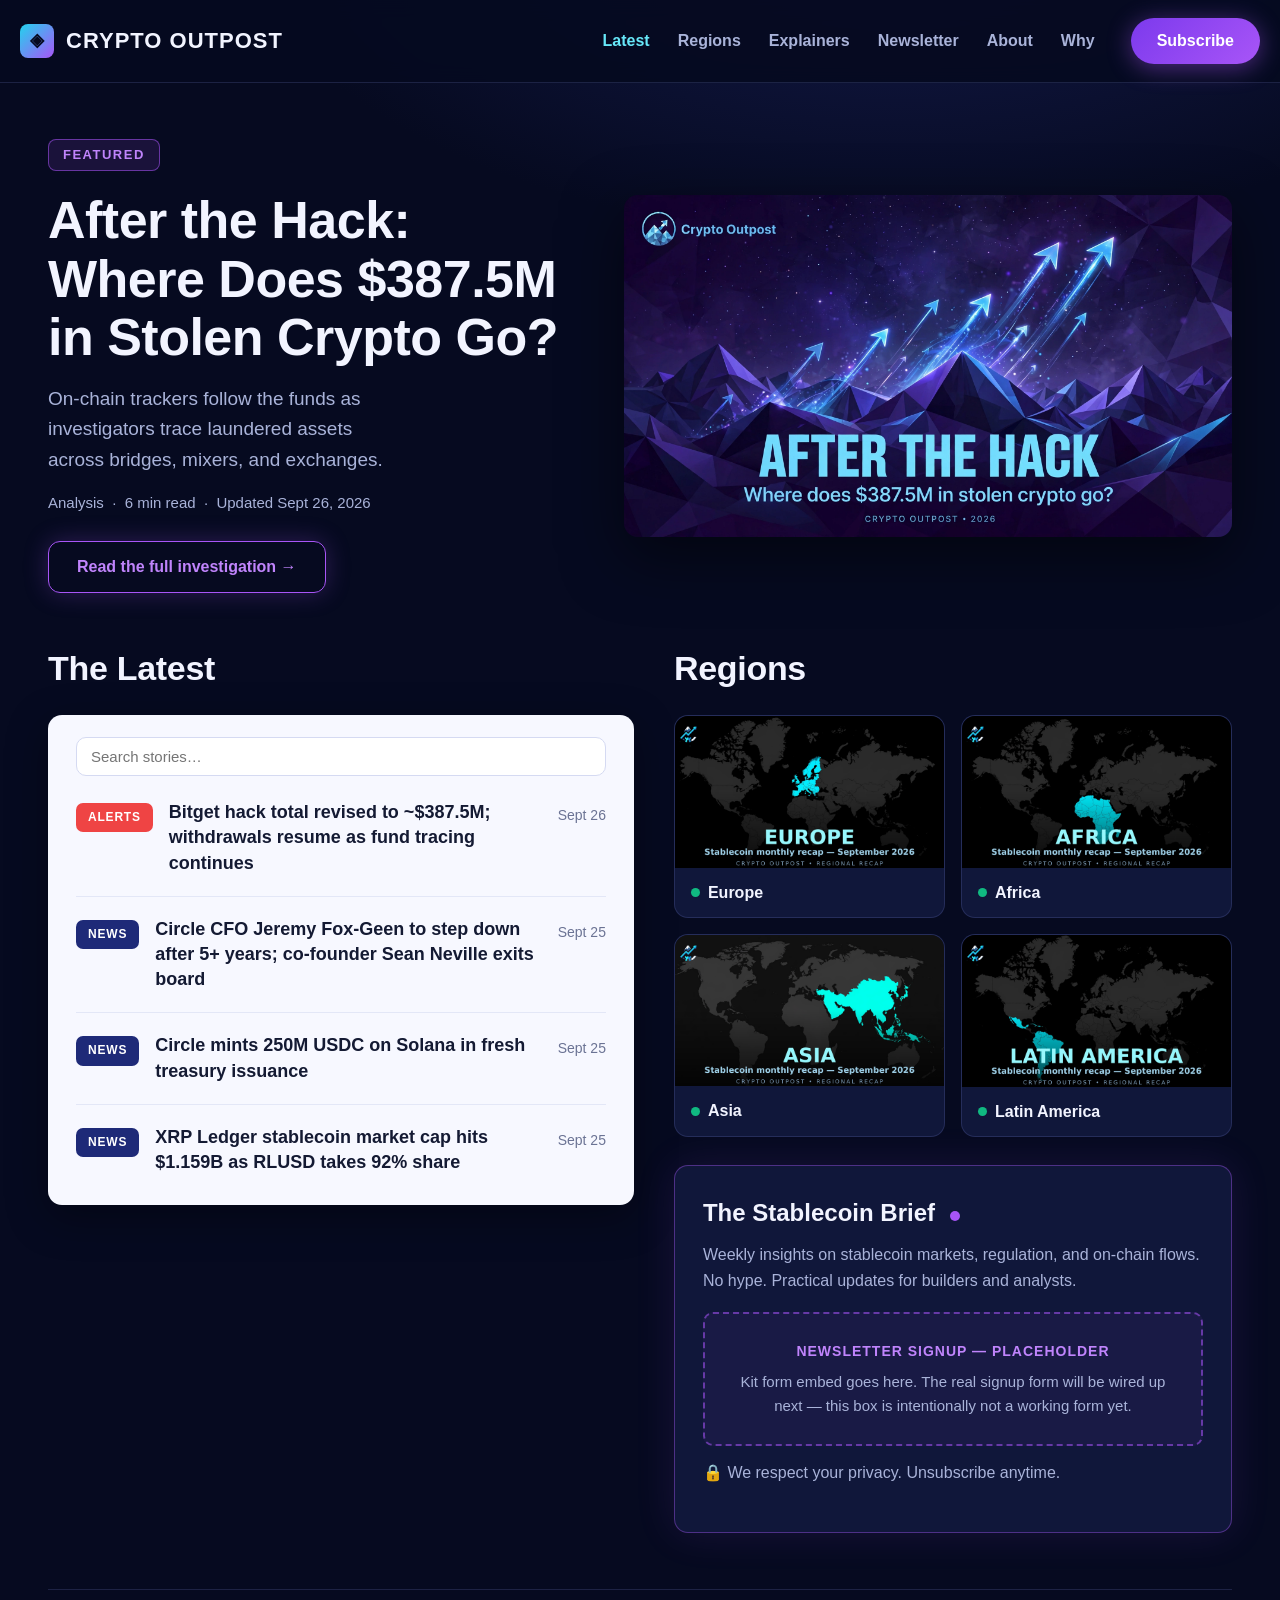
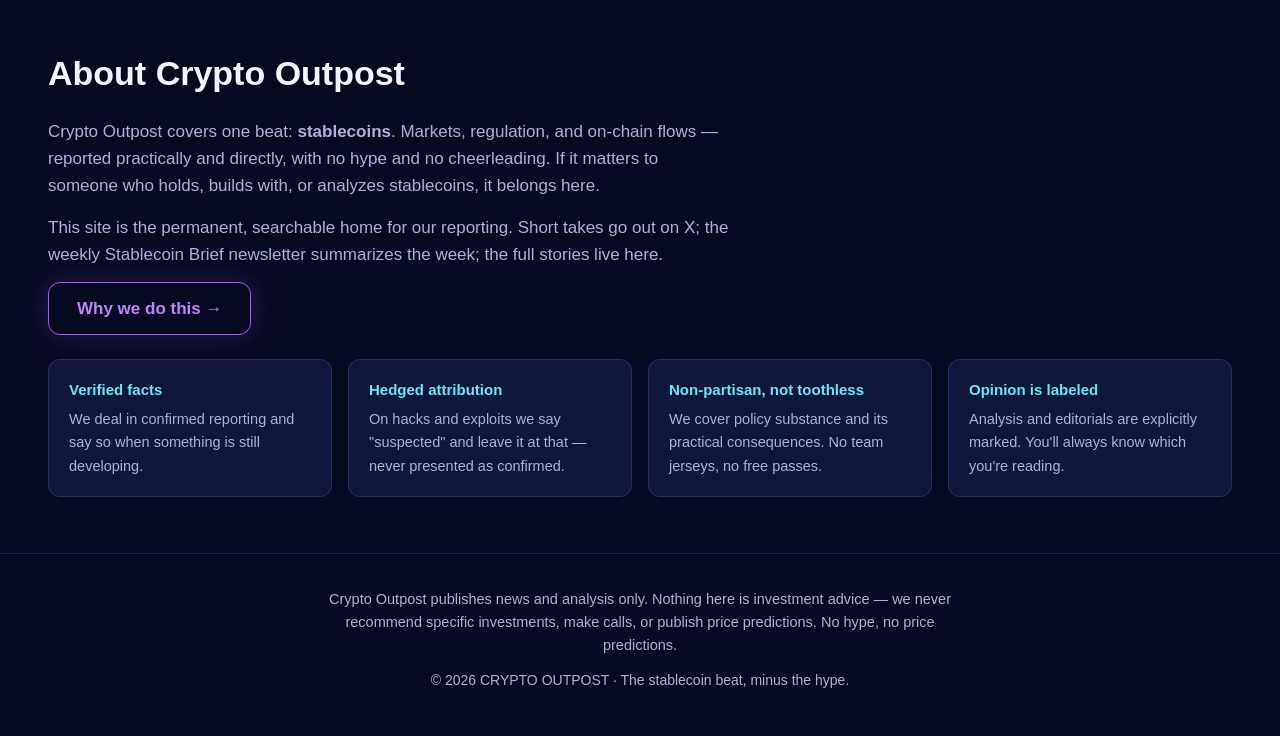
<file: index.html>
<!DOCTYPE html>
<html lang="en">
<head>
  <meta charset="UTF-8">
  <meta name="viewport" content="width=device-width, initial-scale=1.0">
  <title>Crypto Outpost — The Stablecoin Beat, Minus the Hype</title>
  <meta name="description" content="Crypto Outpost covers the stablecoin beat: markets, regulation, and on-chain flows. Practical, direct, no hype.">
  <link rel="stylesheet" href="styles.css">
</head>
<body>

<header class="site">
  <div class="wrap header-inner">
    <a class="brand" href="index.html"><span class="brand-mark">◈</span> CRYPTO&nbsp;OUTPOST</a>
    <nav class="main">
      <a href="#latest" class="active">Latest</a>
      <a href="#regions">Regions</a>
      <a href="explainers/index.html">Explainers</a>
      <a href="#newsletter">Newsletter</a>
      <a href="#about">About</a>
      <a href="why.html">Why</a>
    </nav>
    <a class="btn-sub" href="#newsletter">Subscribe</a>
  </div>
</header>

<main class="wrap">

  <!-- HERO -->
  <section class="hero">
    <div>
      <span class="pill-featured">FEATURED</span>
      <h1>After the Hack: Where Does $387.5M in Stolen Crypto Go?</h1>
      <p class="dek">On-chain trackers follow the funds as investigators trace laundered assets across bridges, mixers, and exchanges.</p>
      <p class="meta">Analysis &nbsp;·&nbsp; 6 min read &nbsp;·&nbsp; Updated Sept 26, 2026</p>
      <a class="btn-outline" href="articles/after-the-hack/index.html">Read the full investigation →</a>
    </div>
    <div class="hero-art">
      <img src="assets/after-the-hack-card.webp" alt="After the Hack — where does $387.5M in stolen crypto go?">
    </div>
  </section>

  <!-- LATEST + REGIONS -->
  <div class="content-grid">
    <section id="latest">
      <h2 class="section-title">The Latest</h2>
      <div class="feed-card">
        <input class="feed-search" id="feedSearch" type="search" placeholder="Search stories…" aria-label="Search stories">
        <div id="feedItems">
          <article class="feed-item" data-search="bitget hack 387.5m stolen crypto withdrawals resume laundering">
            <span class="tag alerts">ALERTS</span>
            <h3><a href="articles/after-the-hack/index.html">Bitget hack total revised to ~$387.5M; withdrawals resume as fund tracing continues</a></h3>
            <time>Sept 26</time>
          </article>
          <article class="feed-item" data-search="circle cfo jeremy fox-geen step down sean neville board">
            <span class="tag news">NEWS</span>
            <h3><a href="articles/circle-cfo-exit/index.html">Circle CFO Jeremy Fox-Geen to step down after 5+ years; co-founder Sean Neville exits board</a></h3>
            <time>Sept 25</time>
          </article>
          <article class="feed-item" data-search="circle usdc mint 250m solana treasury issuance">
            <span class="tag news">NEWS</span>
            <h3><a href="articles/usdc-mint-solana/index.html">Circle mints 250M USDC on Solana in fresh treasury issuance</a></h3>
            <time>Sept 25</time>
          </article>
          <article class="feed-item" data-search="xrp ledger xrpl stablecoin market cap rlusd">
            <span class="tag news">NEWS</span>
            <h3><a href="articles/xrpl-stablecoins/index.html">XRP Ledger stablecoin market cap hits $1.159B as RLUSD takes 92% share</a></h3>
            <time>Sept 25</time>
          </article>
        </div>
      </div>
    </section>

    <section id="regions">
      <h2 class="section-title">Regions</h2>
      <div class="region-grid">
        <a class="region-card" href="#regions">
          <img src="assets/region-europe.png" alt="Europe stablecoin recap map">
          <div class="label"><span class="dot"></span>Europe</div>
        </a>
        <a class="region-card" href="#regions">
          <img src="assets/region-africa.png" alt="Africa stablecoin recap map">
          <div class="label"><span class="dot"></span>Africa</div>
        </a>
        <a class="region-card" href="#regions">
          <img src="assets/region-asia.png" alt="Asia stablecoin recap map">
          <div class="label"><span class="dot"></span>Asia</div>
        </a>
        <a class="region-card" href="#regions">
          <img src="assets/region-latam.png" alt="Latin America stablecoin recap map">
          <div class="label"><span class="dot"></span>Latin America</div>
        </a>
      </div>

      <div class="newsletter-box" id="newsletter">
        <h3>The Stablecoin Brief <span class="pulse"></span></h3>
        <p>Weekly insights on stablecoin markets, regulation, and on-chain flows. No hype. Practical updates for builders and analysts.</p>
        <!-- KIT EMBED PLACEHOLDER — paste the real Kit form embed code here. -->
        <div class="kit-placeholder">
          <strong>NEWSLETTER SIGNUP — PLACEHOLDER</strong>
          Kit form embed goes here. The real signup form will be wired up next — this box is intentionally not a working form yet.
        </div>
        <p class="privacy-note">🔒 We respect your privacy. Unsubscribe anytime.</p>
      </div>
    </section>
  </div>

  <!-- ABOUT -->
  <section class="about" id="about">
    <h2>About Crypto Outpost</h2>
    <p>Crypto Outpost covers one beat: <strong>stablecoins</strong>. Markets, regulation, and on-chain flows — reported practically and directly, with no hype and no cheerleading. If it matters to someone who holds, builds with, or analyzes stablecoins, it belongs here.</p>
    <p>This site is the permanent, searchable home for our reporting. Short takes go out on X; the weekly Stablecoin Brief newsletter summarizes the week; the full stories live here.</p>
    <p><a class="btn-outline" href="why.html">Why we do this →</a></p>
    <div class="standards">
      <div class="standard">
        <h4>Verified facts</h4>
        <p>We deal in confirmed reporting and say so when something is still developing.</p>
      </div>
      <div class="standard">
        <h4>Hedged attribution</h4>
        <p>On hacks and exploits we say "suspected" and leave it at that — never presented as confirmed.</p>
      </div>
      <div class="standard">
        <h4>Non-partisan, not toothless</h4>
        <p>We cover policy substance and its practical consequences. No team jerseys, no free passes.</p>
      </div>
      <div class="standard">
        <h4>Opinion is labeled</h4>
        <p>Analysis and editorials are explicitly marked. You'll always know which you're reading.</p>
      </div>
    </div>
  </section>

</main>

<footer class="site">
  <div class="wrap">
    <p class="fine">Crypto Outpost publishes news and analysis only. Nothing here is investment advice — we never recommend specific investments, make calls, or publish price predictions. No hype, no price predictions.</p>
    <p class="copy">© 2026 CRYPTO OUTPOST · The stablecoin beat, minus the hype.</p>
  </div>
</footer>

<script>
  document.getElementById('feedSearch').addEventListener('input', function (e) {
    var q = e.target.value.toLowerCase();
    document.querySelectorAll('#feedItems .feed-item').forEach(function (item) {
      var hay = (item.dataset.search + ' ' + item.textContent).toLowerCase();
      item.style.display = hay.indexOf(q) === -1 ? 'none' : '';
    });
  });
</script>

</body>
</html>
</file>
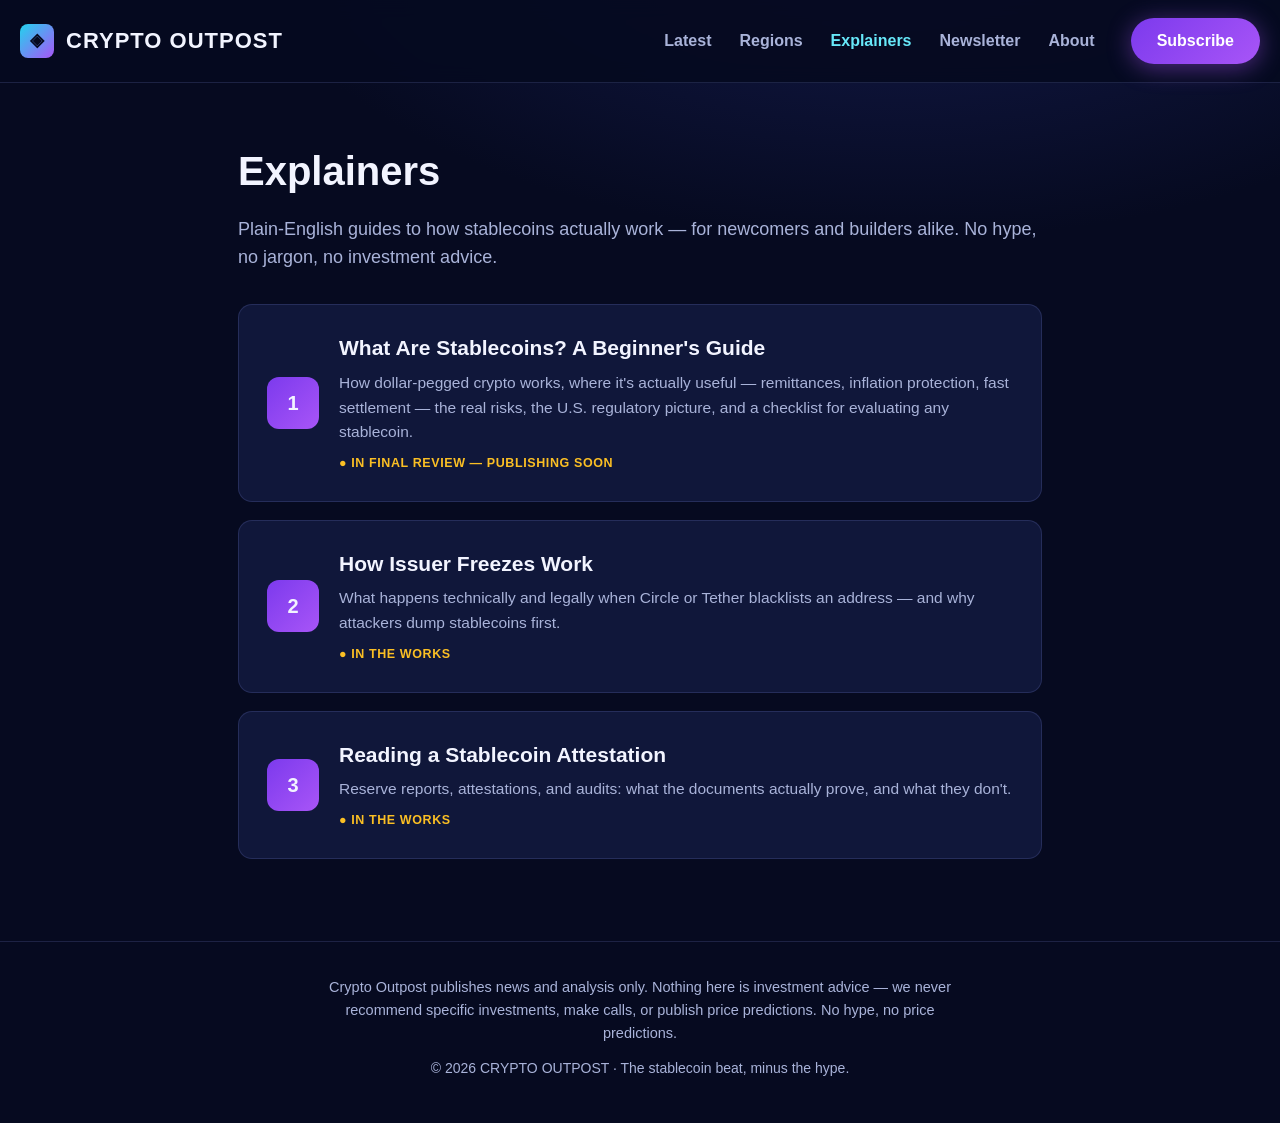
<file: explainers/index.html>
<!DOCTYPE html>
<html lang="en">
<head>
  <meta charset="UTF-8">
  <meta name="viewport" content="width=device-width, initial-scale=1.0">
  <title>Explainers — Crypto Outpost</title>
  <meta name="description" content="Plain-English explainers on stablecoins from Crypto Outpost. No hype, no jargon.">
  <link rel="stylesheet" href="../styles.css">
</head>
<body>

<header class="site">
  <div class="wrap header-inner">
    <a class="brand" href="../index.html"><span class="brand-mark">◈</span> CRYPTO&nbsp;OUTPOST</a>
    <nav class="main">
      <a href="../index.html#latest">Latest</a>
      <a href="../index.html#regions">Regions</a>
      <a href="index.html" class="active">Explainers</a>
      <a href="../index.html#newsletter">Newsletter</a>
      <a href="../index.html#about">About</a>
    </nav>
    <a class="btn-sub" href="../index.html#newsletter">Subscribe</a>
  </div>
</header>

<main>
  <div class="explainer-list">
    <h1>Explainers</h1>
    <p>Plain-English guides to how stablecoins actually work — for newcomers and builders alike. No hype, no jargon, no investment advice.</p>

    <div class="explainer-item">
      <div class="num">1</div>
      <div>
        <h3>What Are Stablecoins? A Beginner's Guide</h3>
        <p>How dollar-pegged crypto works, where it's actually useful — remittances, inflation protection, fast settlement — the real risks, the U.S. regulatory picture, and a checklist for evaluating any stablecoin.</p>
        <span class="status-soon">● IN FINAL REVIEW — PUBLISHING SOON</span>
      </div>
    </div>

    <div class="explainer-item">
      <div class="num">2</div>
      <div>
        <h3>How Issuer Freezes Work</h3>
        <p>What happens technically and legally when Circle or Tether blacklists an address — and why attackers dump stablecoins first.</p>
        <span class="status-soon">● IN THE WORKS</span>
      </div>
    </div>

    <div class="explainer-item">
      <div class="num">3</div>
      <div>
        <h3>Reading a Stablecoin Attestation</h3>
        <p>Reserve reports, attestations, and audits: what the documents actually prove, and what they don't.</p>
        <span class="status-soon">● IN THE WORKS</span>
      </div>
    </div>
  </div>
</main>

<footer class="site">
  <div class="wrap">
    <p class="fine">Crypto Outpost publishes news and analysis only. Nothing here is investment advice — we never recommend specific investments, make calls, or publish price predictions. No hype, no price predictions.</p>
    <p class="copy">© 2026 CRYPTO OUTPOST · The stablecoin beat, minus the hype.</p>
  </div>
</footer>

</body>
</html>
</file>
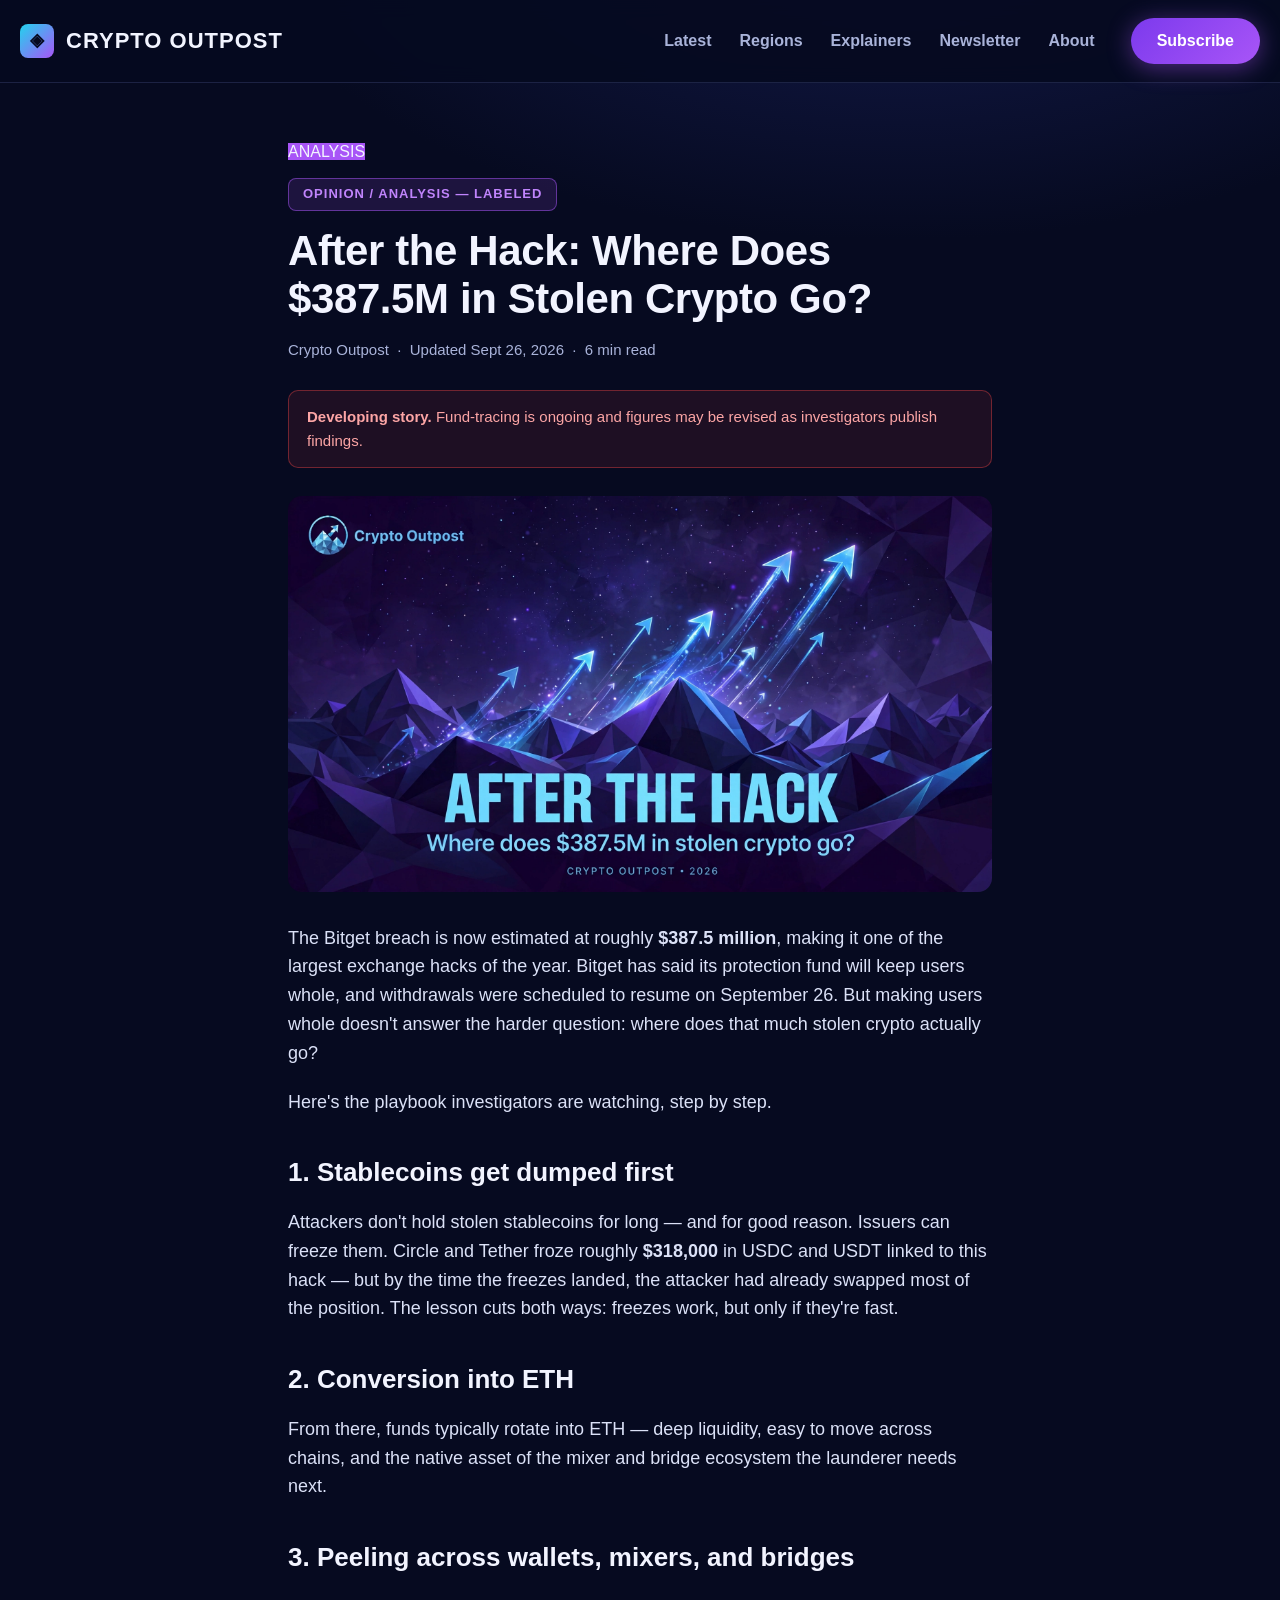
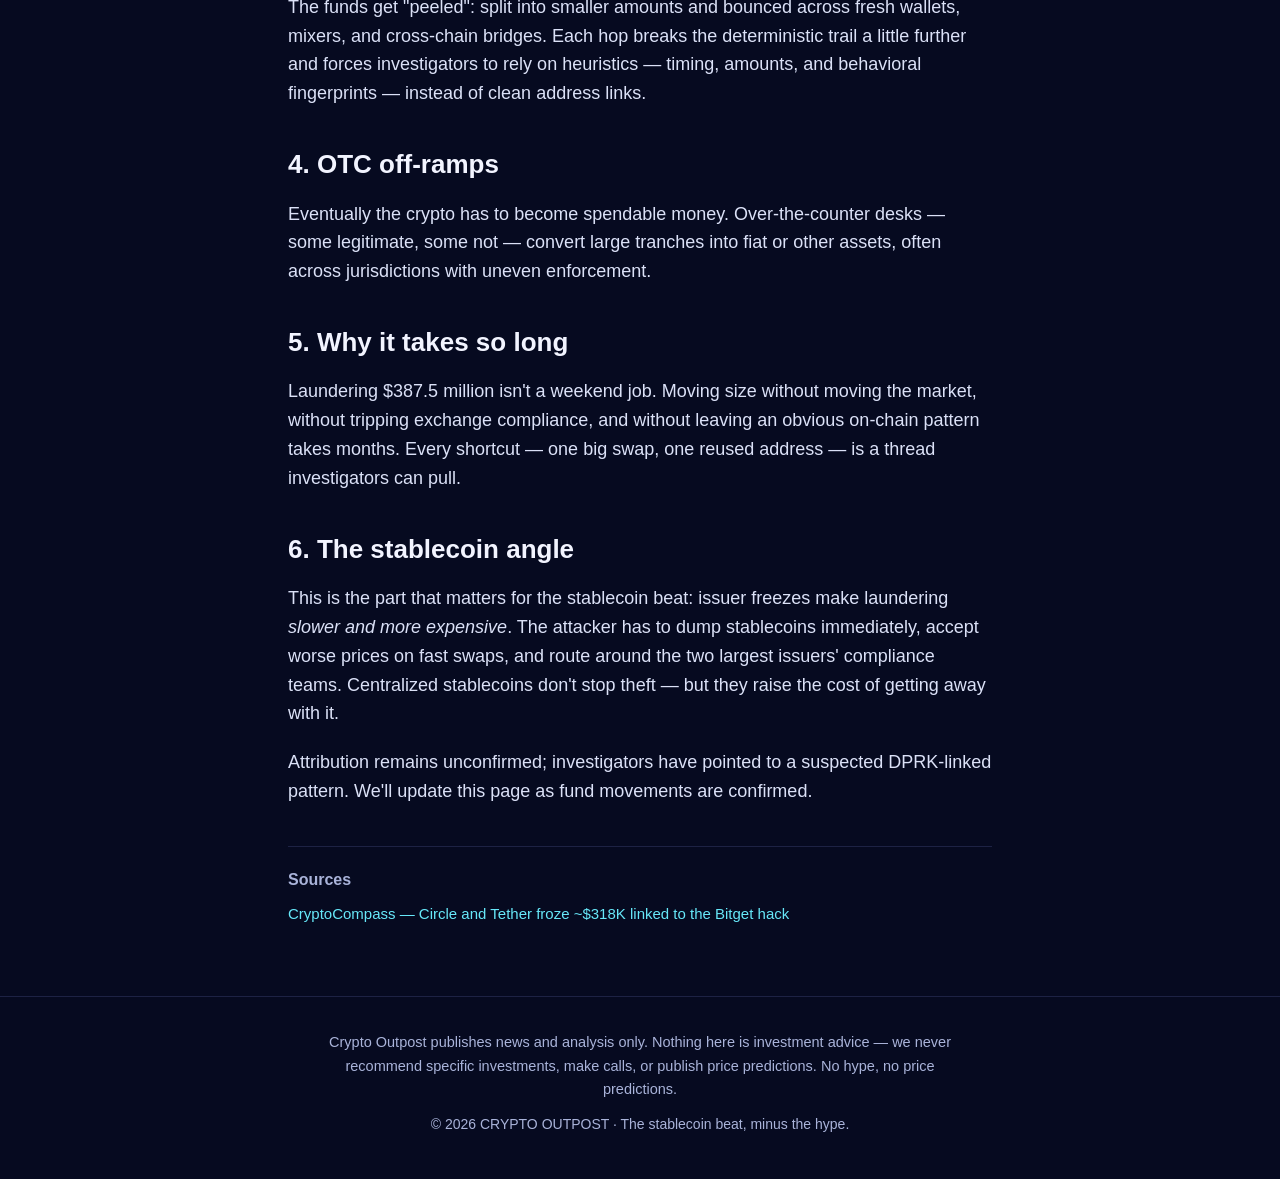
<file: articles/after-the-hack/index.html>
<!DOCTYPE html>
<html lang="en">
<head>
  <meta charset="UTF-8">
  <meta name="viewport" content="width=device-width, initial-scale=1.0">
  <title>After the Hack: Where Does $387.5M in Stolen Crypto Go? — Crypto Outpost</title>
  <meta name="description" content="On-chain trackers follow the ~$387.5M stolen in the Bitget hack as investigators trace laundered assets across bridges, mixers, and exchanges.">
  <link rel="stylesheet" href="../../styles.css">
</head>
<body>

<header class="site">
  <div class="wrap header-inner">
    <a class="brand" href="../../index.html"><span class="brand-mark">◈</span> CRYPTO&nbsp;OUTPOST</a>
    <nav class="main">
      <a href="../../index.html#latest">Latest</a>
      <a href="../../index.html#regions">Regions</a>
      <a href="../../explainers/index.html">Explainers</a>
      <a href="../../index.html#newsletter">Newsletter</a>
      <a href="../../index.html#about">About</a>
    </nav>
    <a class="btn-sub" href="../../index.html#newsletter">Subscribe</a>
  </div>
</header>

<main>
  <article class="article">
    <div class="kicker"><span class="tag analysis">ANALYSIS</span></div>
    <span class="opinion-flag">OPINION / ANALYSIS — LABELED</span>
    <h1>After the Hack: Where Does $387.5M in Stolen Crypto Go?</h1>
    <p class="byline">Crypto Outpost &nbsp;·&nbsp; Updated Sept 26, 2026 &nbsp;·&nbsp; 6 min read</p>

    <div class="developing"><strong>Developing story.</strong> Fund-tracing is ongoing and figures may be revised as investigators publish findings.</div>

    <figure>
      <img src="../../assets/after-the-hack-card.webp" alt="After the Hack — where does $387.5M in stolen crypto go?">
    </figure>

    <p>The Bitget breach is now estimated at roughly <strong>$387.5 million</strong>, making it one of the largest exchange hacks of the year. Bitget has said its protection fund will keep users whole, and withdrawals were scheduled to resume on September 26. But making users whole doesn't answer the harder question: where does that much stolen crypto actually go?</p>

    <p>Here's the playbook investigators are watching, step by step.</p>

    <h2>1. Stablecoins get dumped first</h2>
    <p>Attackers don't hold stolen stablecoins for long — and for good reason. Issuers can freeze them. Circle and Tether froze roughly <strong>$318,000</strong> in USDC and USDT linked to this hack — but by the time the freezes landed, the attacker had already swapped most of the position. The lesson cuts both ways: freezes work, but only if they're fast.</p>

    <h2>2. Conversion into ETH</h2>
    <p>From there, funds typically rotate into ETH — deep liquidity, easy to move across chains, and the native asset of the mixer and bridge ecosystem the launderer needs next.</p>

    <h2>3. Peeling across wallets, mixers, and bridges</h2>
    <p>The funds get "peeled": split into smaller amounts and bounced across fresh wallets, mixers, and cross-chain bridges. Each hop breaks the deterministic trail a little further and forces investigators to rely on heuristics — timing, amounts, and behavioral fingerprints — instead of clean address links.</p>

    <h2>4. OTC off-ramps</h2>
    <p>Eventually the crypto has to become spendable money. Over-the-counter desks — some legitimate, some not — convert large tranches into fiat or other assets, often across jurisdictions with uneven enforcement.</p>

    <h2>5. Why it takes so long</h2>
    <p>Laundering $387.5 million isn't a weekend job. Moving size without moving the market, without tripping exchange compliance, and without leaving an obvious on-chain pattern takes months. Every shortcut — one big swap, one reused address — is a thread investigators can pull.</p>

    <h2>6. The stablecoin angle</h2>
    <p>This is the part that matters for the stablecoin beat: issuer freezes make laundering <em>slower and more expensive</em>. The attacker has to dump stablecoins immediately, accept worse prices on fast swaps, and route around the two largest issuers' compliance teams. Centralized stablecoins don't stop theft — but they raise the cost of getting away with it.</p>

    <p>Attribution remains unconfirmed; investigators have pointed to a suspected DPRK-linked pattern. We'll update this page as fund movements are confirmed.</p>

    <div class="sources">
      <h3>Sources</h3>
      <a href="https://cryptocompass.com/articles/circle-and-tether-froze-about-318-000-in-usdc-and-usdt-linked-to-the-bitget-hack-but-the-attacker-had-already-swapped-most-of-the-breach">CryptoCompass — Circle and Tether froze ~$318K linked to the Bitget hack</a>
    </div>
  </article>
</main>

<footer class="site">
  <div class="wrap">
    <p class="fine">Crypto Outpost publishes news and analysis only. Nothing here is investment advice — we never recommend specific investments, make calls, or publish price predictions. No hype, no price predictions.</p>
    <p class="copy">© 2026 CRYPTO OUTPOST · The stablecoin beat, minus the hype.</p>
  </div>
</footer>

</body>
</html>
</file>
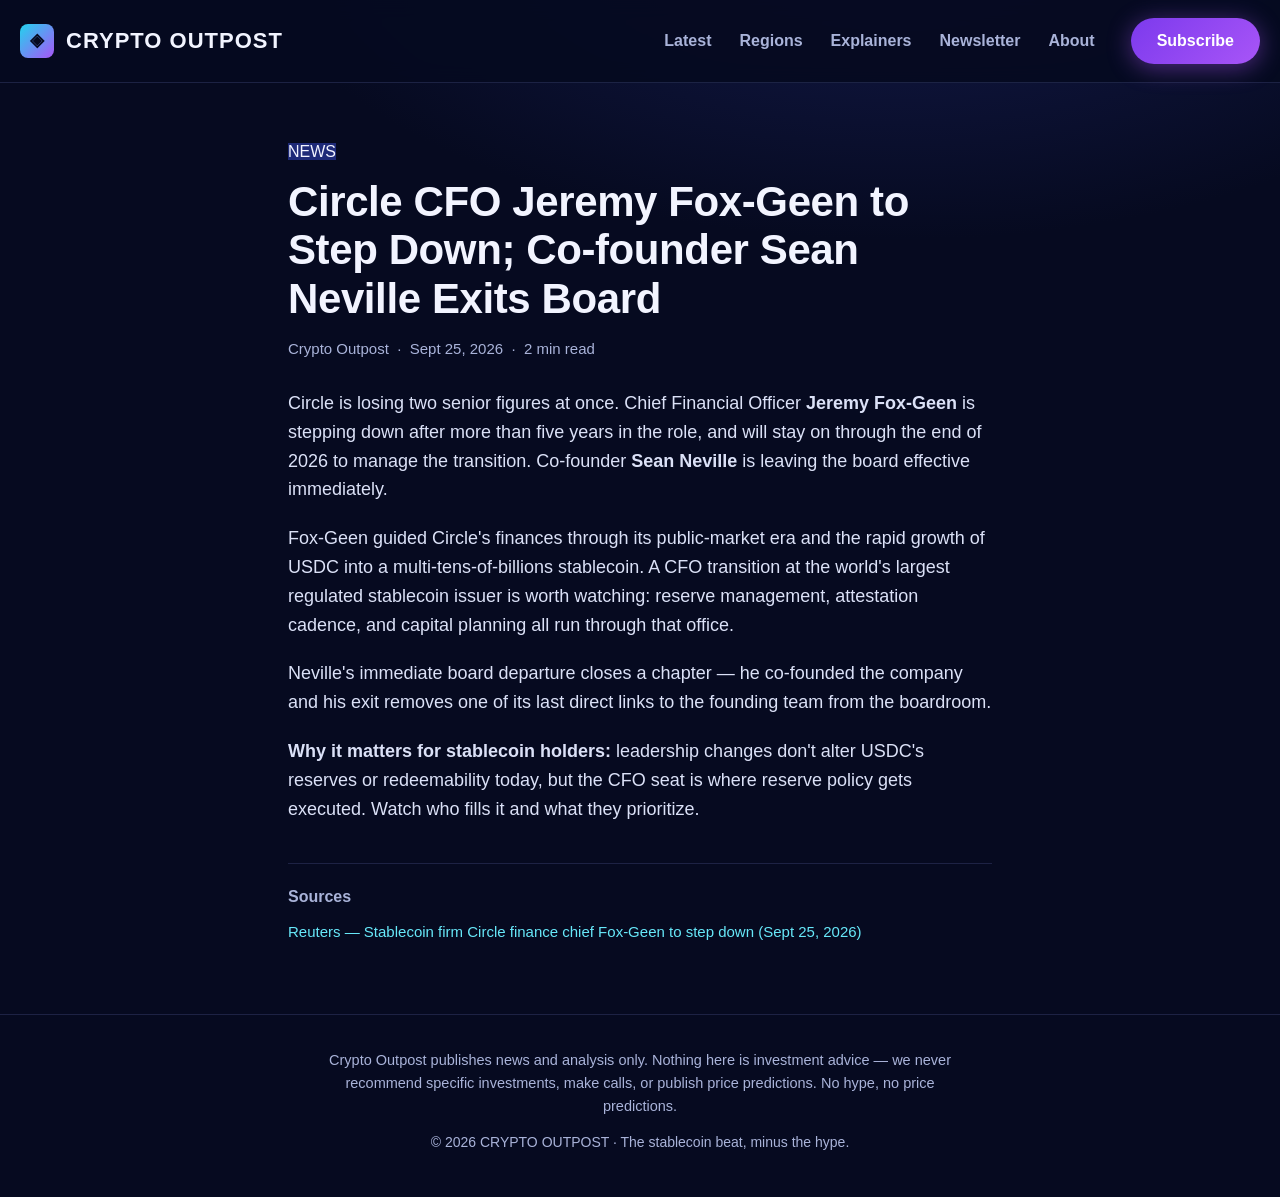
<file: articles/circle-cfo-exit/index.html>
<!DOCTYPE html>
<html lang="en">
<head>
  <meta charset="UTF-8">
  <meta name="viewport" content="width=device-width, initial-scale=1.0">
  <title>Circle CFO Jeremy Fox-Geen to Step Down; Co-founder Sean Neville Exits Board — Crypto Outpost</title>
  <meta name="description" content="Circle CFO Jeremy Fox-Geen is stepping down after more than five years, staying through the end of 2026; co-founder Sean Neville is leaving the board immediately.">
  <link rel="stylesheet" href="../../styles.css">
</head>
<body>

<header class="site">
  <div class="wrap header-inner">
    <a class="brand" href="../../index.html"><span class="brand-mark">◈</span> CRYPTO&nbsp;OUTPOST</a>
    <nav class="main">
      <a href="../../index.html#latest">Latest</a>
      <a href="../../index.html#regions">Regions</a>
      <a href="../../explainers/index.html">Explainers</a>
      <a href="../../index.html#newsletter">Newsletter</a>
      <a href="../../index.html#about">About</a>
    </nav>
    <a class="btn-sub" href="../../index.html#newsletter">Subscribe</a>
  </div>
</header>

<main>
  <article class="article">
    <div class="kicker"><span class="tag news">NEWS</span></div>
    <h1>Circle CFO Jeremy Fox-Geen to Step Down; Co-founder Sean Neville Exits Board</h1>
    <p class="byline">Crypto Outpost &nbsp;·&nbsp; Sept 25, 2026 &nbsp;·&nbsp; 2 min read</p>

    <p>Circle is losing two senior figures at once. Chief Financial Officer <strong>Jeremy Fox-Geen</strong> is stepping down after more than five years in the role, and will stay on through the end of 2026 to manage the transition. Co-founder <strong>Sean Neville</strong> is leaving the board effective immediately.</p>

    <p>Fox-Geen guided Circle's finances through its public-market era and the rapid growth of USDC into a multi-tens-of-billions stablecoin. A CFO transition at the world's largest regulated stablecoin issuer is worth watching: reserve management, attestation cadence, and capital planning all run through that office.</p>

    <p>Neville's immediate board departure closes a chapter — he co-founded the company and his exit removes one of its last direct links to the founding team from the boardroom.</p>

    <p><strong>Why it matters for stablecoin holders:</strong> leadership changes don't alter USDC's reserves or redeemability today, but the CFO seat is where reserve policy gets executed. Watch who fills it and what they prioritize.</p>

    <div class="sources">
      <h3>Sources</h3>
      <a href="https://www.reuters.com/legal/transactional/stablecoin-firm-circle-finance-chief-fox-geen-step-down-2026-09-25/">Reuters — Stablecoin firm Circle finance chief Fox-Geen to step down (Sept 25, 2026)</a>
    </div>
  </article>
</main>

<footer class="site">
  <div class="wrap">
    <p class="fine">Crypto Outpost publishes news and analysis only. Nothing here is investment advice — we never recommend specific investments, make calls, or publish price predictions. No hype, no price predictions.</p>
    <p class="copy">© 2026 CRYPTO OUTPOST · The stablecoin beat, minus the hype.</p>
  </div>
</footer>

</body>
</html>
</file>
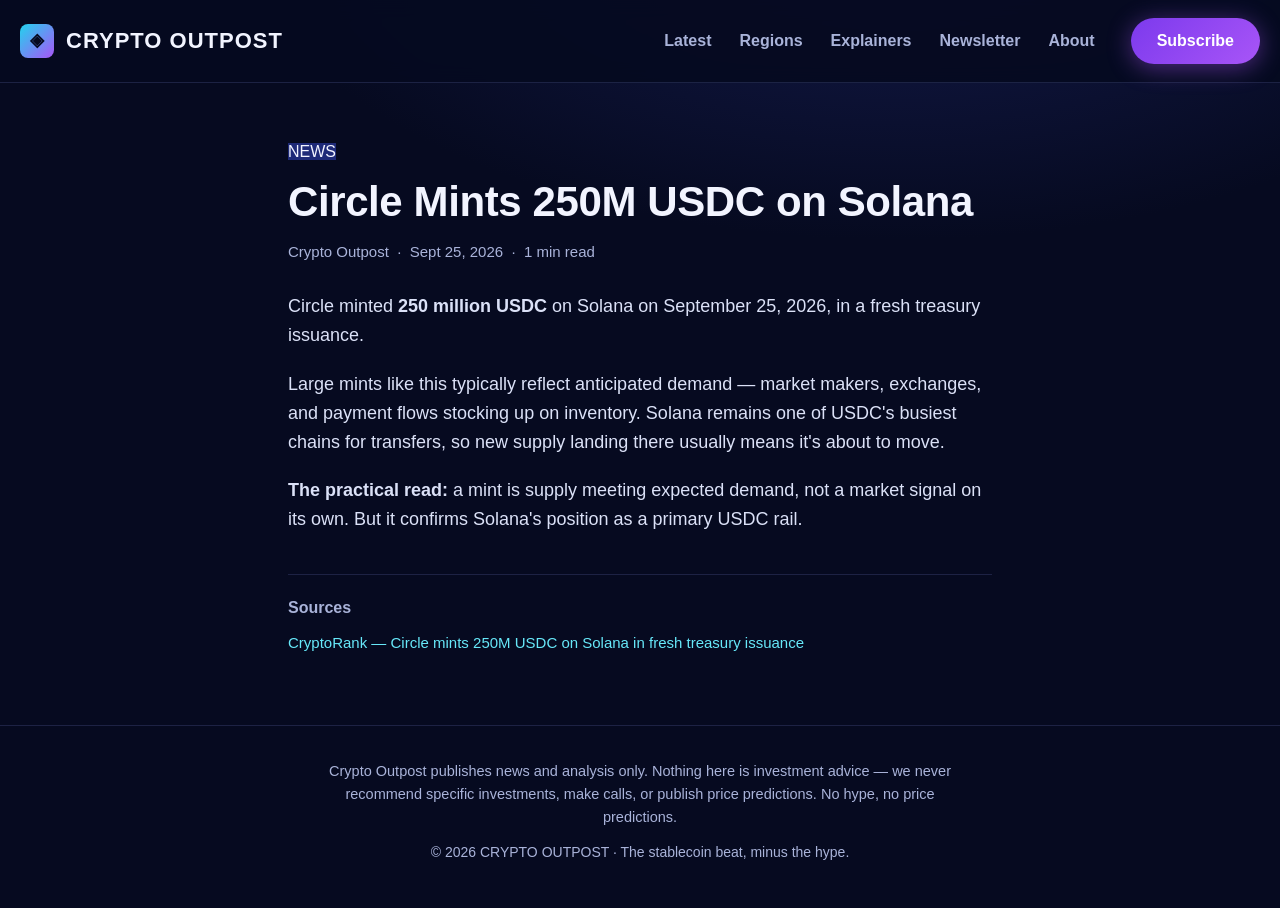
<file: articles/usdc-mint-solana/index.html>
<!DOCTYPE html>
<html lang="en">
<head>
  <meta charset="UTF-8">
  <meta name="viewport" content="width=device-width, initial-scale=1.0">
  <title>Circle Mints 250M USDC on Solana — Crypto Outpost</title>
  <meta name="description" content="Circle minted 250 million USDC on Solana on September 25, 2026, in a fresh treasury issuance.">
  <link rel="stylesheet" href="../../styles.css">
</head>
<body>

<header class="site">
  <div class="wrap header-inner">
    <a class="brand" href="../../index.html"><span class="brand-mark">◈</span> CRYPTO&nbsp;OUTPOST</a>
    <nav class="main">
      <a href="../../index.html#latest">Latest</a>
      <a href="../../index.html#regions">Regions</a>
      <a href="../../explainers/index.html">Explainers</a>
      <a href="../../index.html#newsletter">Newsletter</a>
      <a href="../../index.html#about">About</a>
    </nav>
    <a class="btn-sub" href="../../index.html#newsletter">Subscribe</a>
  </div>
</header>

<main>
  <article class="article">
    <div class="kicker"><span class="tag news">NEWS</span></div>
    <h1>Circle Mints 250M USDC on Solana</h1>
    <p class="byline">Crypto Outpost &nbsp;·&nbsp; Sept 25, 2026 &nbsp;·&nbsp; 1 min read</p>

    <p>Circle minted <strong>250 million USDC</strong> on Solana on September 25, 2026, in a fresh treasury issuance.</p>

    <p>Large mints like this typically reflect anticipated demand — market makers, exchanges, and payment flows stocking up on inventory. Solana remains one of USDC's busiest chains for transfers, so new supply landing there usually means it's about to move.</p>

    <p><strong>The practical read:</strong> a mint is supply meeting expected demand, not a market signal on its own. But it confirms Solana's position as a primary USDC rail.</p>

    <div class="sources">
      <h3>Sources</h3>
      <a href="https://cryptorank.io/news/feed/c18dd-circle-mints-250m-usdc-on-solana-in-fresh-treasury-issuance">CryptoRank — Circle mints 250M USDC on Solana in fresh treasury issuance</a>
    </div>
  </article>
</main>

<footer class="site">
  <div class="wrap">
    <p class="fine">Crypto Outpost publishes news and analysis only. Nothing here is investment advice — we never recommend specific investments, make calls, or publish price predictions. No hype, no price predictions.</p>
    <p class="copy">© 2026 CRYPTO OUTPOST · The stablecoin beat, minus the hype.</p>
  </div>
</footer>

</body>
</html>
</file>
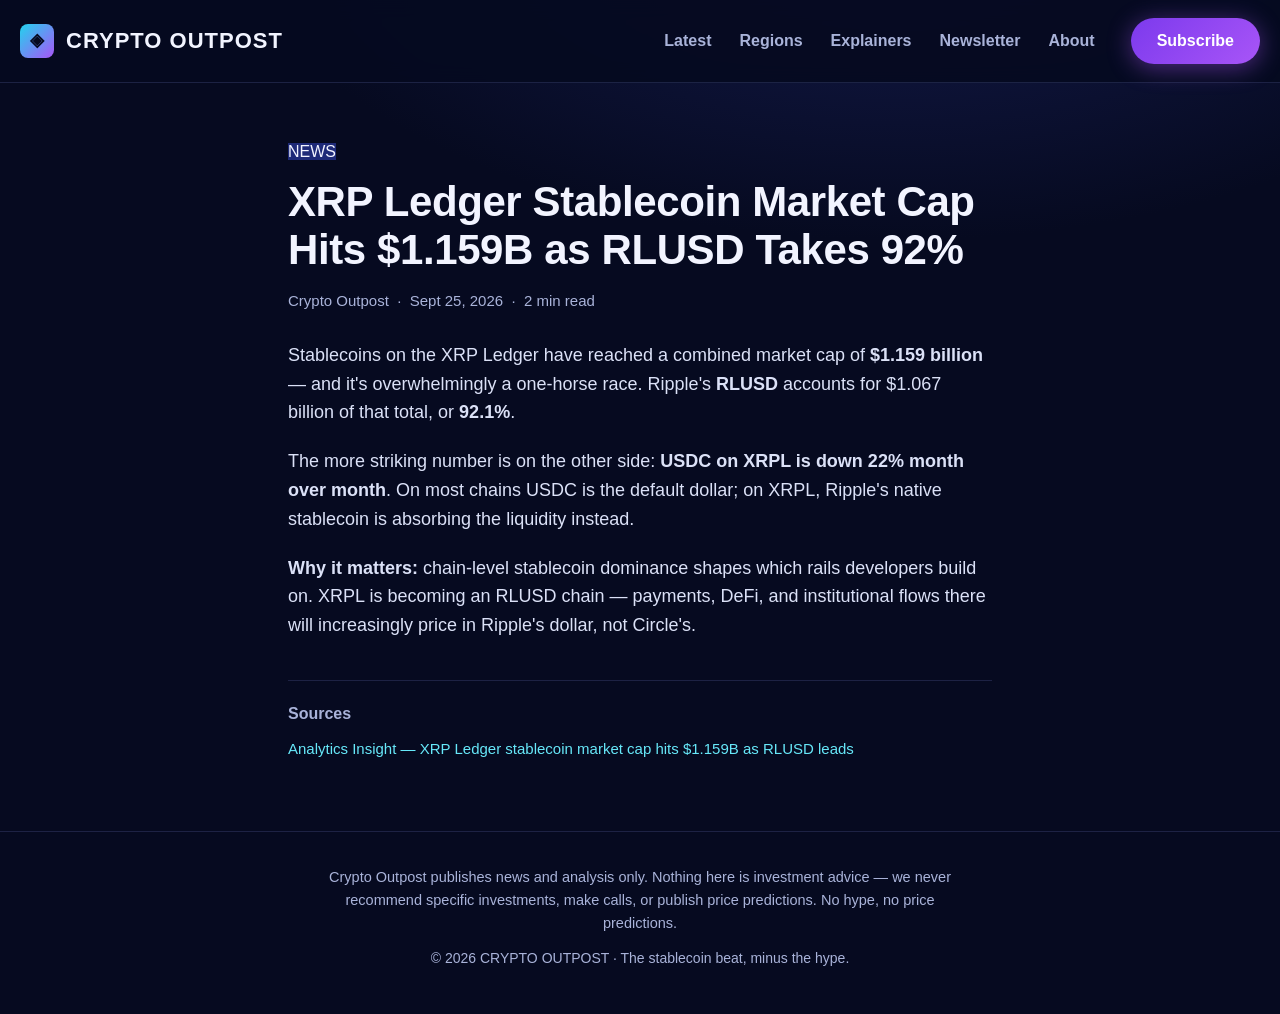
<file: articles/xrpl-stablecoins/index.html>
<!DOCTYPE html>
<html lang="en">
<head>
  <meta charset="UTF-8">
  <meta name="viewport" content="width=device-width, initial-scale=1.0">
  <title>XRP Ledger Stablecoin Market Cap Hits $1.159B as RLUSD Takes 92% — Crypto Outpost</title>
  <meta name="description" content="Stablecoins on the XRP Ledger reached a $1.159B market cap, with Ripple's RLUSD at $1.067B (92.1%) while USDC on XRPL fell 22% month over month.">
  <link rel="stylesheet" href="../../styles.css">
</head>
<body>

<header class="site">
  <div class="wrap header-inner">
    <a class="brand" href="../../index.html"><span class="brand-mark">◈</span> CRYPTO&nbsp;OUTPOST</a>
    <nav class="main">
      <a href="../../index.html#latest">Latest</a>
      <a href="../../index.html#regions">Regions</a>
      <a href="../../explainers/index.html">Explainers</a>
      <a href="../../index.html#newsletter">Newsletter</a>
      <a href="../../index.html#about">About</a>
    </nav>
    <a class="btn-sub" href="../../index.html#newsletter">Subscribe</a>
  </div>
</header>

<main>
  <article class="article">
    <div class="kicker"><span class="tag news">NEWS</span></div>
    <h1>XRP Ledger Stablecoin Market Cap Hits $1.159B as RLUSD Takes 92%</h1>
    <p class="byline">Crypto Outpost &nbsp;·&nbsp; Sept 25, 2026 &nbsp;·&nbsp; 2 min read</p>

    <p>Stablecoins on the XRP Ledger have reached a combined market cap of <strong>$1.159 billion</strong> — and it's overwhelmingly a one-horse race. Ripple's <strong>RLUSD</strong> accounts for $1.067 billion of that total, or <strong>92.1%</strong>.</p>

    <p>The more striking number is on the other side: <strong>USDC on XRPL is down 22% month over month</strong>. On most chains USDC is the default dollar; on XRPL, Ripple's native stablecoin is absorbing the liquidity instead.</p>

    <p><strong>Why it matters:</strong> chain-level stablecoin dominance shapes which rails developers build on. XRPL is becoming an RLUSD chain — payments, DeFi, and institutional flows there will increasingly price in Ripple's dollar, not Circle's.</p>

    <div class="sources">
      <h3>Sources</h3>
      <a href="https://www.analyticsinsight.net/news/xrp-ledger-stablecoin-market-cap-hits-1159b-as-rlusd-leads">Analytics Insight — XRP Ledger stablecoin market cap hits $1.159B as RLUSD leads</a>
    </div>
  </article>
</main>

<footer class="site">
  <div class="wrap">
    <p class="fine">Crypto Outpost publishes news and analysis only. Nothing here is investment advice — we never recommend specific investments, make calls, or publish price predictions. No hype, no price predictions.</p>
    <p class="copy">© 2026 CRYPTO OUTPOST · The stablecoin beat, minus the hype.</p>
  </div>
</footer>

</body>
</html>
</file>
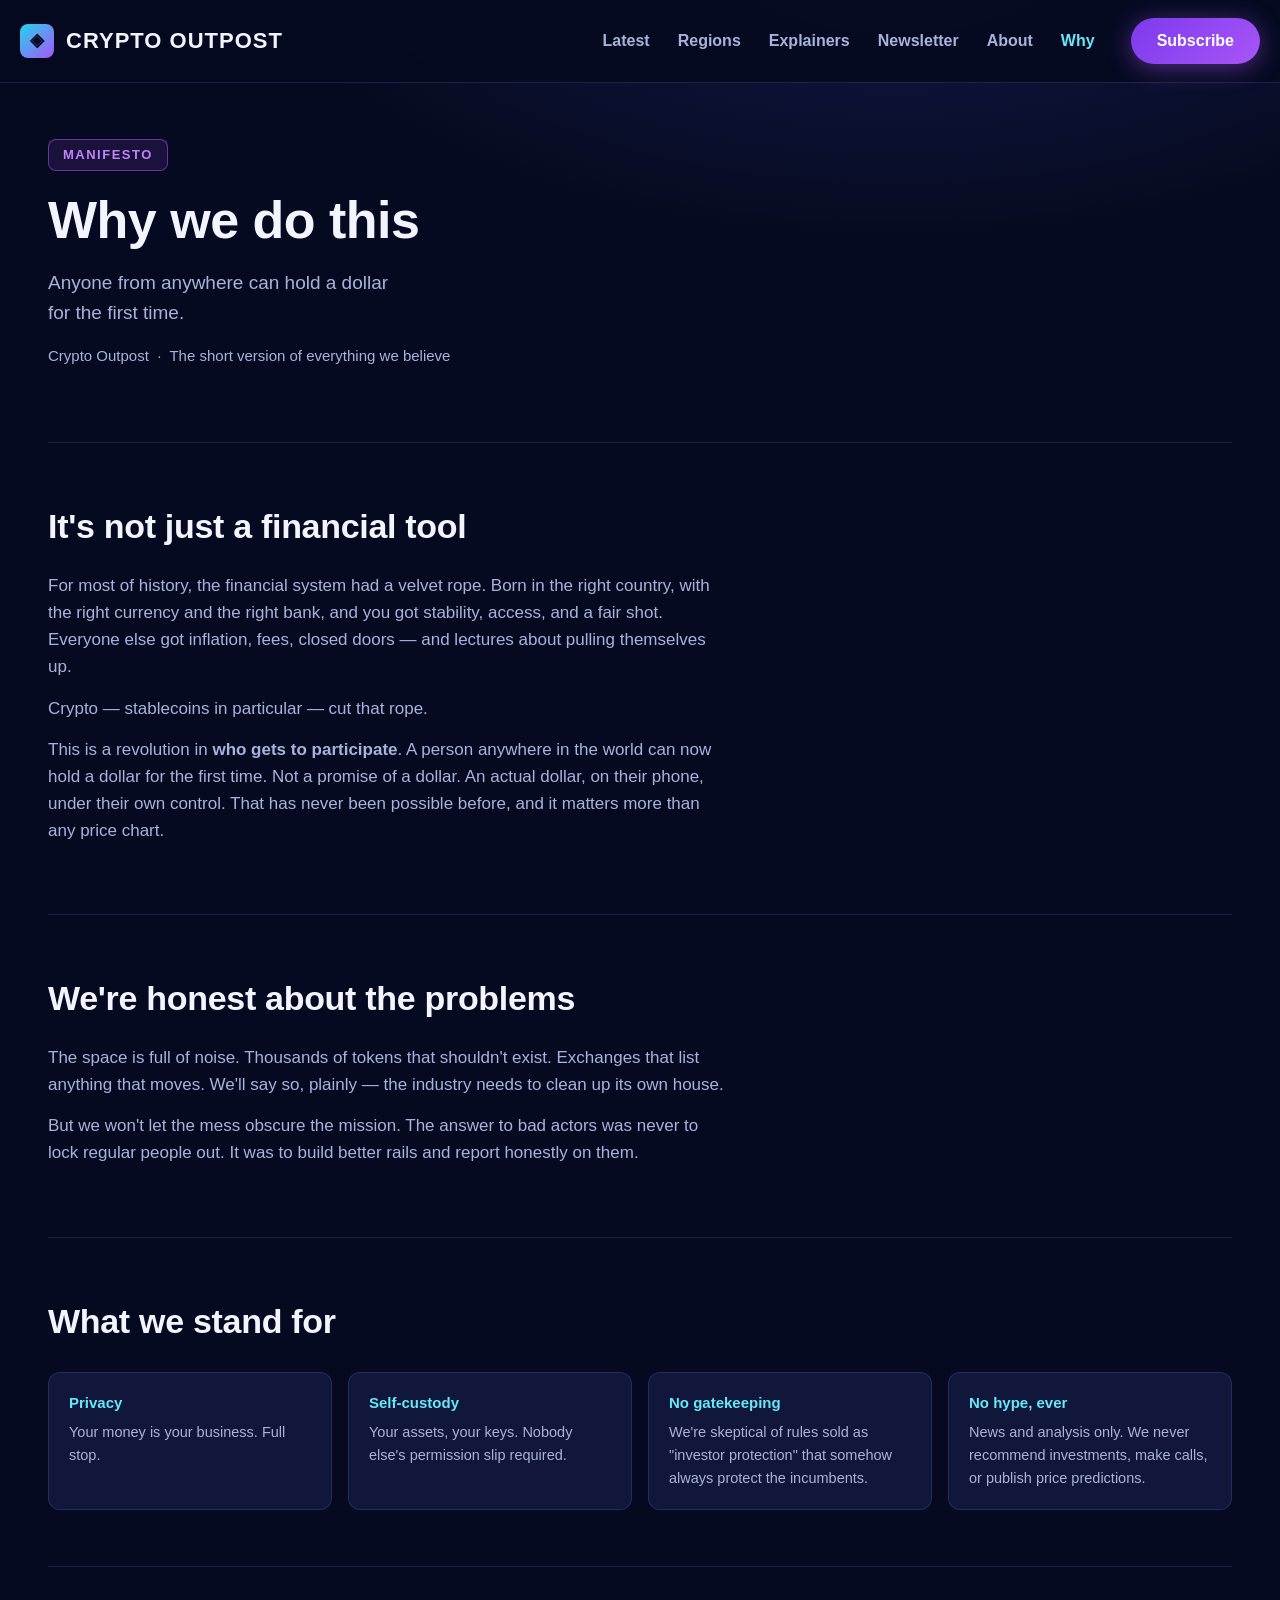
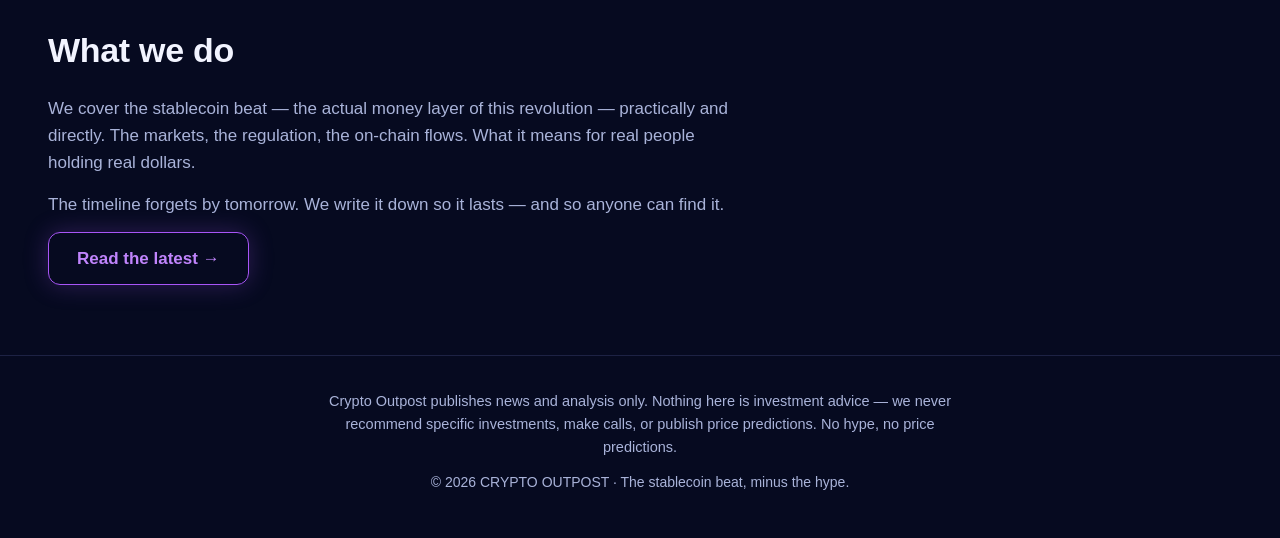
<file: why.html>
<!DOCTYPE html>
<html lang="en">
<head>
  <meta charset="UTF-8">
  <meta name="viewport" content="width=device-width, initial-scale=1.0">
  <title>Why we do this — Crypto Outpost</title>
  <meta name="description" content="Crypto isn't just a financial tool. It's a revolution in who gets to participate. Why Crypto Outpost exists.">
  <link rel="stylesheet" href="styles.css">
</head>
<body>

<header class="site">
  <div class="wrap header-inner">
    <a class="brand" href="index.html"><span class="brand-mark">◈</span> CRYPTO&nbsp;OUTPOST</a>
    <nav class="main">
      <a href="index.html#latest">Latest</a>
      <a href="index.html#regions">Regions</a>
      <a href="explainers/index.html">Explainers</a>
      <a href="index.html#newsletter">Newsletter</a>
      <a href="index.html#about">About</a>
      <a href="why.html" class="active">Why</a>
    </nav>
    <a class="btn-sub" href="index.html#newsletter">Subscribe</a>
  </div>
</header>

<main class="wrap">

  <section class="hero">
    <div>
      <span class="pill-featured">MANIFESTO</span>
      <h1>Why we do this</h1>
      <p class="dek">Anyone from anywhere can hold a dollar for the first time.</p>
      <p class="meta">Crypto Outpost &nbsp;·&nbsp; The short version of everything we believe</p>
    </div>
  </section>

  <section class="about">
    <h2 class="section-title">It's not just a financial tool</h2>
    <p>For most of history, the financial system had a velvet rope. Born in the right country, with the right currency and the right bank, and you got stability, access, and a fair shot. Everyone else got inflation, fees, closed doors — and lectures about pulling themselves up.</p>
    <p>Crypto — stablecoins in particular — cut that rope.</p>
    <p>This is a revolution in <strong>who gets to participate</strong>. A person anywhere in the world can now hold a dollar for the first time. Not a promise of a dollar. An actual dollar, on their phone, under their own control. That has never been possible before, and it matters more than any price chart.</p>
  </section>

  <section class="about">
    <h2 class="section-title">We're honest about the problems</h2>
    <p>The space is full of noise. Thousands of tokens that shouldn't exist. Exchanges that list anything that moves. We'll say so, plainly — the industry needs to clean up its own house.</p>
    <p>But we won't let the mess obscure the mission. The answer to bad actors was never to lock regular people out. It was to build better rails and report honestly on them.</p>
  </section>

  <section class="about">
    <h2 class="section-title">What we stand for</h2>
    <div class="standards">
      <div class="standard">
        <h4>Privacy</h4>
        <p>Your money is your business. Full stop.</p>
      </div>
      <div class="standard">
        <h4>Self-custody</h4>
        <p>Your assets, your keys. Nobody else's permission slip required.</p>
      </div>
      <div class="standard">
        <h4>No gatekeeping</h4>
        <p>We're skeptical of rules sold as "investor protection" that somehow always protect the incumbents.</p>
      </div>
      <div class="standard">
        <h4>No hype, ever</h4>
        <p>News and analysis only. We never recommend investments, make calls, or publish price predictions.</p>
      </div>
    </div>
  </section>

  <section class="about">
    <h2 class="section-title">What we do</h2>
    <p>We cover the stablecoin beat — the actual money layer of this revolution — practically and directly. The markets, the regulation, the on-chain flows. What it means for real people holding real dollars.</p>
    <p>The timeline forgets by tomorrow. We write it down so it lasts — and so anyone can find it.</p>
    <p><a class="btn-outline" href="index.html#latest">Read the latest →</a></p>
  </section>

</main>

<footer class="site">
  <div class="wrap">
    <p class="fine">Crypto Outpost publishes news and analysis only. Nothing here is investment advice — we never recommend specific investments, make calls, or publish price predictions. No hype, no price predictions.</p>
    <p class="copy">© 2026 CRYPTO OUTPOST · The stablecoin beat, minus the hype.</p>
  </div>
</footer>

</body>
</html>
</file>
<file: styles.css>
/* Crypto Outpost — dark navy newsroom */
:root {
  --bg: #060a20;
  --bg-soft: #0b1130;
  --card: #10173a;
  --line: rgba(148, 163, 255, 0.16);
  --text: #f2f4ff;
  --muted: #a9b3d9;
  --cyan: #67e8f9;
  --purple: #a855f7;
  --purple-deep: #7c3aed;
  --emerald: #10b981;
  --crimson: #ef4444;
  --navy-pill: #1e2a78;
  --radius: 14px;
}

* { box-sizing: border-box; margin: 0; padding: 0; }

body {
  background: radial-gradient(1200px 600px at 70% -10%, #141b4d 0%, var(--bg) 55%) fixed, var(--bg);
  color: var(--text);
  font-family: -apple-system, BlinkMacSystemFont, "Segoe UI", Inter, Roboto, Helvetica, Arial, sans-serif;
  line-height: 1.6;
  -webkit-font-smoothing: antialiased;
}

a { color: inherit; text-decoration: none; }
img { max-width: 100%; display: block; }

.wrap { max-width: 1240px; margin: 0 auto; padding: 0 28px; }

/* ---------- header ---------- */
header.site {
  border-bottom: 1px solid var(--line);
  position: sticky; top: 0; z-index: 50;
  background: rgba(6, 10, 32, 0.92);
  backdrop-filter: blur(10px);
}
.header-inner {
  display: flex; align-items: center; gap: 36px;
  padding: 18px 0;
}
.brand { display: flex; align-items: center; gap: 12px; font-weight: 800; font-size: 22px; letter-spacing: 1px; }
.brand-mark {
  width: 34px; height: 34px; border-radius: 8px;
  background: linear-gradient(135deg, #22d3ee, #a855f7);
  display: grid; place-items: center; font-size: 18px; font-weight: 900; color: #060a20;
}
nav.main { display: flex; gap: 28px; margin-left: auto; }
nav.main a { color: var(--muted); font-weight: 600; font-size: 16px; }
nav.main a:hover, nav.main a.active { color: var(--cyan); }
.btn-sub {
  background: linear-gradient(135deg, var(--purple-deep), var(--purple));
  color: #fff; font-weight: 700; padding: 10px 26px; border-radius: 999px;
  box-shadow: 0 4px 24px rgba(168, 85, 247, 0.45);
  white-space: nowrap;
}
.btn-sub:hover { filter: brightness(1.1); }

/* ---------- hero ---------- */
.hero {
  display: grid; grid-template-columns: 1fr 1.15fr; gap: 48px;
  padding: 56px 0 48px; align-items: center;
}
.pill-featured {
  display: inline-block; font-size: 13px; font-weight: 800; letter-spacing: 1.5px;
  color: #c084fc; border: 1px solid rgba(168, 85, 247, 0.55);
  background: rgba(168, 85, 247, 0.12);
  padding: 5px 14px; border-radius: 8px; margin-bottom: 20px;
}
.hero h1 { font-size: 52px; line-height: 1.12; font-weight: 800; letter-spacing: -0.5px; margin-bottom: 18px; }
.hero .dek { color: var(--muted); font-size: 19px; margin-bottom: 16px; max-width: 34ch; }
.hero .meta { color: var(--muted); font-size: 15px; margin-bottom: 26px; }
.btn-outline {
  display: inline-block; border: 1.5px solid var(--purple); color: #c084fc;
  font-weight: 700; padding: 12px 28px; border-radius: 12px;
  box-shadow: 0 0 24px rgba(168, 85, 247, 0.25);
}
.btn-outline:hover { background: rgba(168, 85, 247, 0.12); }
.hero-art img { border-radius: var(--radius); box-shadow: 0 20px 60px rgba(0,0,0,0.5); }

/* ---------- content grid ---------- */
.content-grid { display: grid; grid-template-columns: 1.05fr 1fr; gap: 40px; padding-bottom: 56px; }
.section-title { font-size: 34px; font-weight: 800; margin-bottom: 20px; letter-spacing: -0.3px; }

.feed-card {
  background: #f7f8ff; color: #141a33; border-radius: var(--radius);
  padding: 10px 28px; box-shadow: 0 12px 40px rgba(0,0,0,0.35);
}
.feed-search {
  width: 100%; margin: 12px 0 4px; padding: 10px 14px; font-size: 15px;
  border: 1.5px solid #d5daf2; border-radius: 10px; background: #fff; color: #141a33;
}
.feed-item {
  display: flex; gap: 16px; align-items: flex-start;
  padding: 20px 0; border-bottom: 1px solid #e3e7f7;
}
.feed-item:last-child { border-bottom: none; }
.feed-item .tag {
  flex-shrink: 0; font-size: 12px; font-weight: 800; letter-spacing: 0.8px;
  color: #fff; padding: 5px 12px; border-radius: 7px; margin-top: 3px;
}
.tag.news { background: var(--navy-pill); }
.tag.analysis { background: var(--purple); }
.tag.regional { background: var(--emerald); }
.tag.alerts { background: var(--crimson); }
.feed-item h3 { font-size: 18px; line-height: 1.4; font-weight: 700; }
.feed-item h3 a:hover { color: var(--purple-deep); }
.feed-item time { margin-left: auto; flex-shrink: 0; color: #6b7394; font-size: 14px; white-space: nowrap; padding-top: 4px; }

/* ---------- regions ---------- */
.region-grid { display: grid; grid-template-columns: 1fr 1fr; gap: 16px; margin-bottom: 28px; }
.region-card {
  background: var(--card); border: 1px solid var(--line); border-radius: var(--radius);
  overflow: hidden; transition: transform 0.15s ease, border-color 0.15s ease;
}
.region-card:hover { transform: translateY(-3px); border-color: rgba(16, 185, 129, 0.5); }
.region-card img { aspect-ratio: 16 / 9; object-fit: cover; width: 100%; }
.region-card .label { padding: 12px 16px; font-weight: 700; font-size: 16px; display: flex; align-items: center; gap: 8px; }
.region-card .label .dot { width: 9px; height: 9px; border-radius: 50%; background: var(--emerald); }

/* ---------- newsletter ---------- */
.newsletter-box {
  background: var(--card); border: 1px solid rgba(168, 85, 247, 0.4);
  border-radius: var(--radius); padding: 28px;
  box-shadow: 0 0 40px rgba(168, 85, 247, 0.12);
}
.newsletter-box h3 { font-size: 24px; font-weight: 800; margin-bottom: 10px; }
.newsletter-box h3 .pulse { display: inline-block; width: 10px; height: 10px; border-radius: 50%; background: var(--purple); margin-left: 8px; }
.newsletter-box p { color: var(--muted); margin-bottom: 18px; font-size: 16px; }
.kit-placeholder {
  border: 2px dashed rgba(168, 85, 247, 0.55); border-radius: 10px;
  padding: 26px 20px; text-align: center; color: var(--muted);
  background: rgba(168, 85, 247, 0.06); font-size: 15px;
}
.kit-placeholder strong { display: block; color: #c084fc; font-size: 14px; letter-spacing: 1px; margin-bottom: 8px; }
.privacy-note { margin-top: 14px; font-size: 14px; color: var(--muted); }

/* ---------- about ---------- */
.about { border-top: 1px solid var(--line); padding: 56px 0; }
.about h2 { font-size: 34px; font-weight: 800; margin-bottom: 18px; }
.about p { color: var(--muted); font-size: 17px; max-width: 72ch; margin-bottom: 14px; }
.standards { display: grid; grid-template-columns: repeat(auto-fit, minmax(240px, 1fr)); gap: 16px; margin-top: 24px; }
.standard { background: var(--card); border: 1px solid var(--line); border-radius: 12px; padding: 18px 20px; }
.standard h4 { font-size: 15px; margin-bottom: 6px; color: var(--cyan); }
.standard p { font-size: 14.5px; margin: 0; }

/* ---------- articles ---------- */
.article { max-width: 760px; margin: 0 auto; padding: 56px 28px 64px; }
.article .kicker { margin-bottom: 14px; }
.article h1 { font-size: 42px; line-height: 1.15; font-weight: 800; letter-spacing: -0.4px; margin-bottom: 14px; }
.article .byline { color: var(--muted); font-size: 15px; margin-bottom: 28px; }
.article figure { margin: 0 0 32px; }
.article figure img { border-radius: var(--radius); }
.article p { font-size: 18px; color: #dbe1f7; margin-bottom: 20px; }
.article h2 { font-size: 26px; margin: 36px 0 14px; }
.article ul { margin: 0 0 20px 22px; color: #dbe1f7; font-size: 18px; }
.article li { margin-bottom: 10px; }
.article .sources { border-top: 1px solid var(--line); margin-top: 40px; padding-top: 20px; }
.article .sources h3 { font-size: 16px; color: var(--muted); margin-bottom: 10px; }
.article .sources a { color: var(--cyan); font-size: 15px; display: block; margin-bottom: 6px; word-break: break-all; }
.opinion-flag {
  display: inline-block; background: rgba(168, 85, 247, 0.14); border: 1px solid rgba(168, 85, 247, 0.5);
  color: #c084fc; font-size: 13px; font-weight: 800; letter-spacing: 1px;
  padding: 5px 14px; border-radius: 8px; margin-bottom: 16px;
}
.developing {
  background: rgba(239, 68, 68, 0.1); border: 1px solid rgba(239, 68, 68, 0.4);
  border-radius: 10px; padding: 14px 18px; font-size: 15px; color: #fca5a5; margin-bottom: 28px;
}

/* ---------- explainers ---------- */
.explainer-list { max-width: 860px; margin: 0 auto; padding: 56px 28px 64px; }
.explainer-list h1 { font-size: 40px; font-weight: 800; margin-bottom: 12px; }
.explainer-list > p { color: var(--muted); font-size: 18px; margin-bottom: 32px; }
.explainer-item {
  background: var(--card); border: 1px solid var(--line); border-radius: var(--radius);
  padding: 26px 28px; margin-bottom: 18px; display: flex; gap: 20px; align-items: center;
}
.explainer-item .num {
  flex-shrink: 0; width: 52px; height: 52px; border-radius: 12px;
  background: linear-gradient(135deg, var(--purple-deep), var(--purple));
  display: grid; place-items: center; font-weight: 800; font-size: 20px;
}
.explainer-item h3 { font-size: 21px; margin-bottom: 6px; }
.explainer-item p { color: var(--muted); font-size: 15.5px; margin: 0; }
.status-soon { display: inline-block; margin-top: 8px; font-size: 12.5px; font-weight: 700; letter-spacing: 0.6px; color: #fbbf24; }

/* ---------- footer ---------- */
footer.site { border-top: 1px solid var(--line); padding: 34px 0 44px; text-align: center; }
footer.site .fine { color: var(--muted); font-size: 14.5px; max-width: 78ch; margin: 0 auto 12px; }
footer.site .copy { color: var(--muted); font-size: 14px; }

/* ---------- responsive ---------- */
@media (max-width: 900px) {
  .hero { grid-template-columns: 1fr; gap: 32px; }
  .hero h1 { font-size: 36px; }
  .content-grid { grid-template-columns: 1fr; }
  nav.main { display: none; }
  .header-inner { gap: 18px; }
}
</file>
